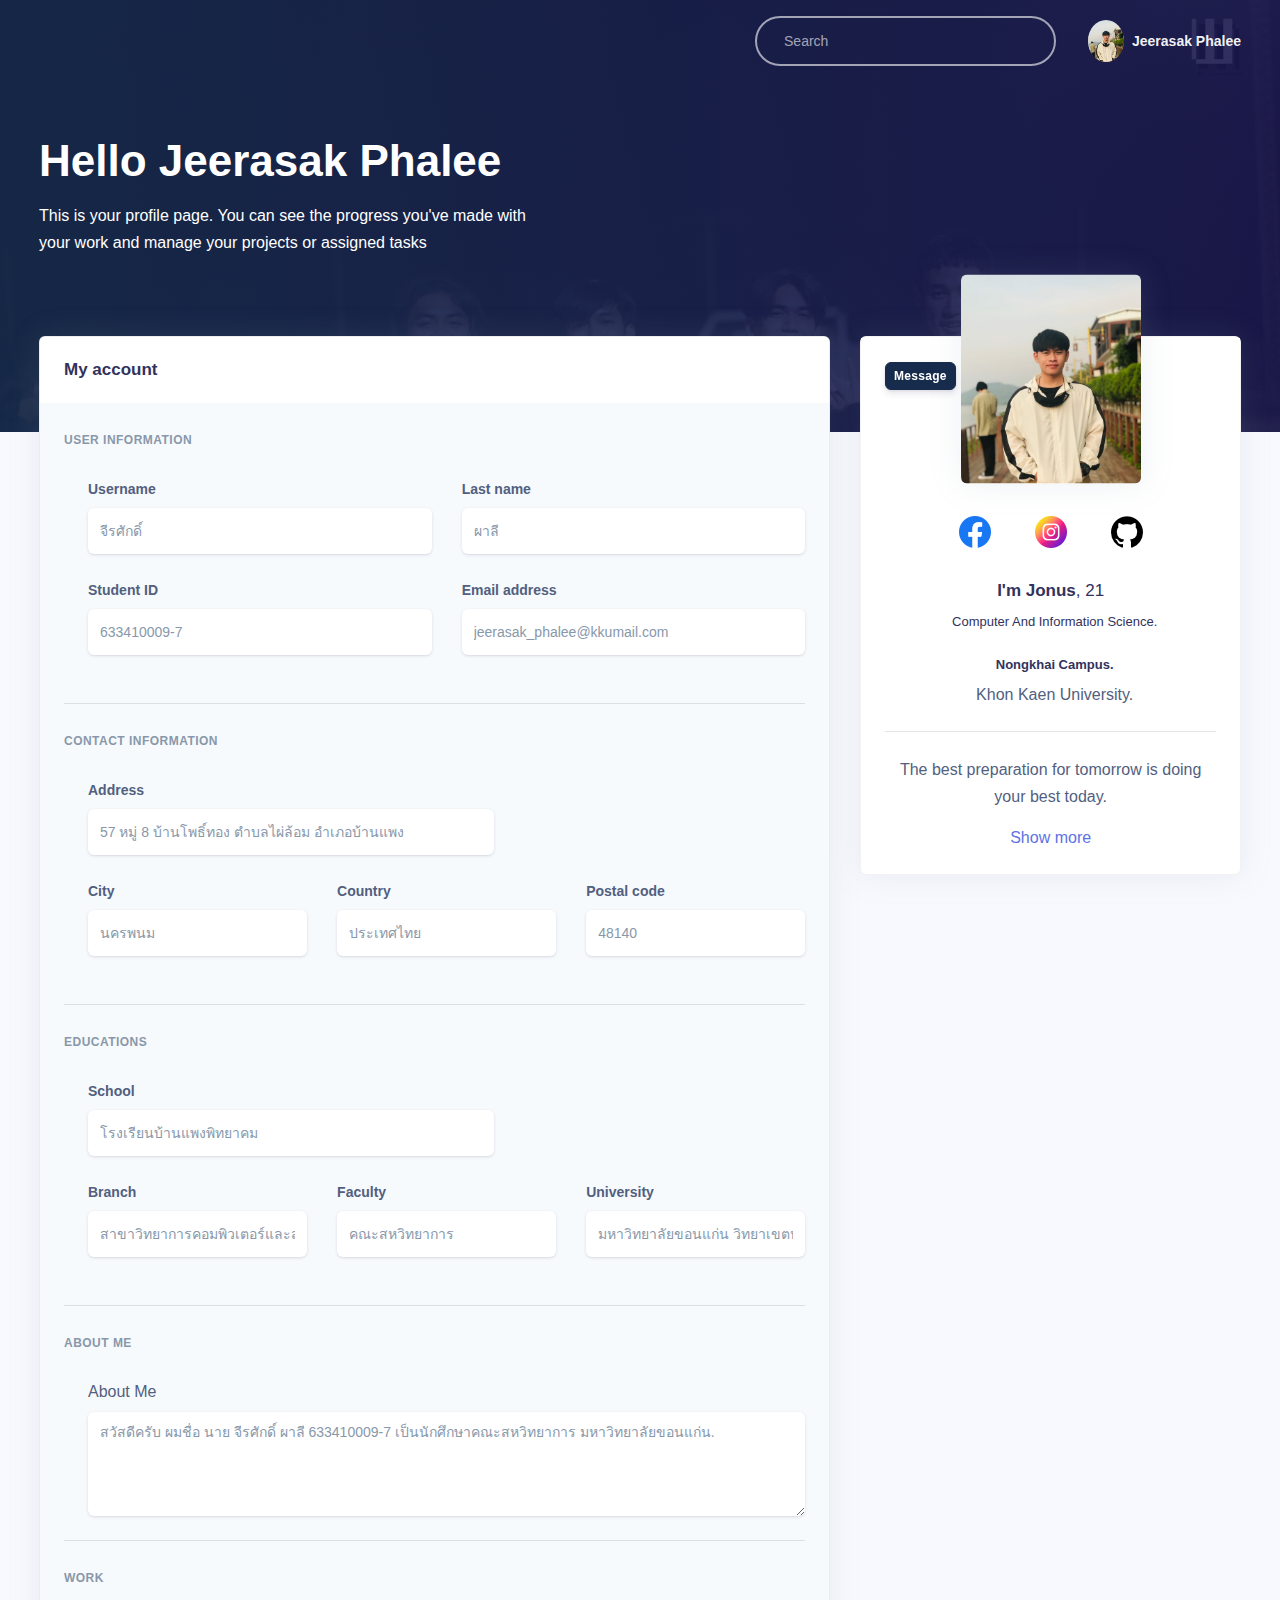
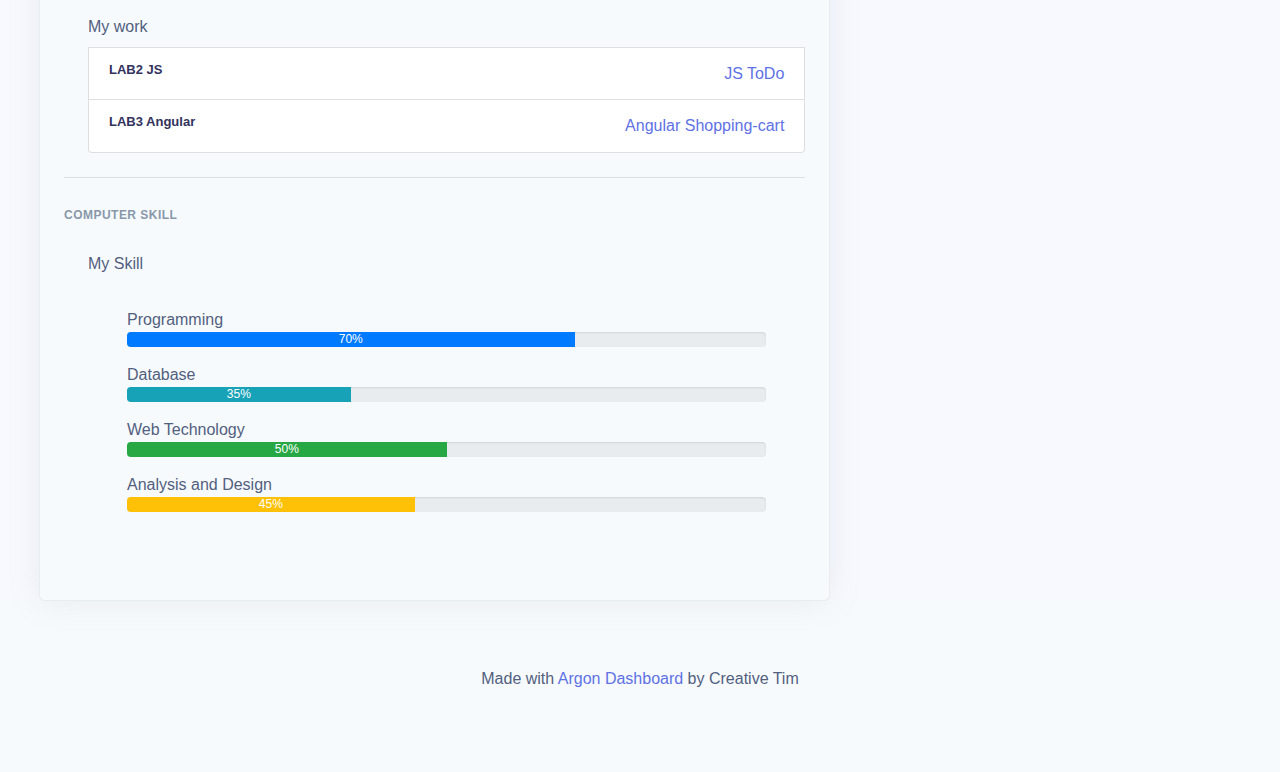
<file: index.html>
<!doctype html>
<html lang="en">
  <head>
    <!-- Required meta tags -->
    <meta charset="utf-8">
    <meta name="viewport" content="width=device-width, initial-scale=1, shrink-to-fit=no">
  
    <!-- Bootstrap CSS -->
    <link rel="stylesheet" href="https://cdn.jsdelivr.net/npm/bootstrap@4.4.1/dist/css/bootstrap.min.css" integrity="sha384-Vkoo8x4CGsO3+Hhxv8T/Q5PaXtkKtu6ug5TOeNV6gBiFeWPGFN9MuhOf23Q9Ifjh" crossorigin="anonymous">
    <link href="index.css" rel="stylesheet">
    <title>My Profile</title>
</head>
  
  <body>
    <div class="main-content">
      <!-- Top navbar -->
      <nav class="navbar navbar-top navbar-expand-md navbar-dark" id="navbar-main">
        <div class="container-fluid">
        <div class="colum-right">
          <div class="collapse navbar-collapse">
        </div>
      </div>
          <!-- Form -->
          <form class="navbar-search navbar-search-dark form-inline mr-3 d-none d-md-flex ml-lg-auto">
            <div class="form-group mb-0">
              <div class="input-group input-group-alternative">
                <div class="input-group-prepend">
                  <span class="input-group-text"><i class="fas fa-search"></i></span>
                </div>
                <input class="form-control" placeholder="Search" type="text">
              </div>
            </div>
          </form>
          <!-- User -->
          <ul class="navbar-nav align-items-center d-none d-md-flex">
            <li class="nav-item dropdown">
              <a class="nav-link pr-0" href="#" role="button" data-toggle="dropdown" aria-haspopup="true" aria-expanded="false">
                <div class="media align-items-center">
                  <span class="avatar avatar-sm rounded-square">
                    <img alt="Image placeholder" src="Jo.jpg">
                  </span>
                  <div class="media-body ml-2 d-none d-lg-block">
                    <span class="mb-0 text-sm  font-weight-bold">Jeerasak Phalee</span>
                  </div>
                </div>
              </a>
            </li>
          </ul>
        </div>
      </nav>
      <!-- Header -->
      <div class="header pb-8 pt-5 pt-lg-8 d-flex align-items-center" style="min-height: 300px; background-image: url(AAA.jpg); background-size: cover; background-position: center top;">
        <!-- Mask -->
        <span class="mask bg-gradient-default opacity-8"></span>
        <!-- Header container -->
        <div class="container-fluid d-flex align-items-center">
          <div class="row">
            <div class="col-lg-7 col-md-10">
              <h1 class="display-2 text-white">Hello Jeerasak Phalee</h1>
              <p class="text-white mt-0 mb-5">This is your profile page. You can see the progress you've made with your work and manage your projects or assigned tasks</p>
            </div>
          </div>
        </div>
      </div>
      <!-- Page content -->
      <div class="container-fluid mt--7">
        <div class="row">
          <div class="col-xl-4 order-xl-2 mb-5 mb-xl-0">
            <div class="card card-profile shadow">
              <div class="row justify-content-center">
                <div class="col-lg-3 order-lg-2">
                  <div class="card-profile-image">
                    <a href="#">
                      <img src="Jo.jpg" width="m-auto" height="m-auto">
                    </a>
                  </div>
                </div>
              </div>
              <div class="card-header text-center border-0 pt-8 pt-md-4 pb-0 pb-md-4">
                <div class="d-flex justify-content-between">
                  <a href="#" class="btn btn-sm btn-default float-right">Message</a>
                </div>
              </div>
              <div class="card-body pt-0 pt-md-4">
                <div class="row">
                  <div class="col">
                    <div class="card-profile-stats d-flex justify-content-center mt-md-5">
                      <div>
                        <a href="https://www.facebook.com/jeerasak.Phalee/" target="_blank"><img src="facebook.png"></a>
                      </div>
                      <div>
                        <a href="https://www.instagram.com/mr.jo_nus/" target="_blank"><img src="instagram.png"></a>
                      </div>
                      <div>
                        <a href="https://github.com/Jeerasak07" target="_blank"><img src="github.png"></a>
                      </div>
                    </div>
                  </div>
                </div>
                <div class="text-center">
                  <h3>
                    I'm Jonus<span class="font-weight-light">, 21</span>
                  </h3>
                  <div class="h5 font-weight-300">
                    <i class="ni location_pin mr-2"></i>Computer And Information Science.
                  </div>
                  <div class="h5 mt-4">
                    <i class="ni business_briefcase-24 mr-2"></i>Nongkhai Campus.
                  </div>
                  <div>
                    <i class="ni education_hat mr-2"></i>Khon Kaen University.
                  </div>
                  <hr class="my-4">
                  <p>The best preparation for tomorrow is doing your best today.</p>
                  <a href="#">Show more</a>
                </div>
              </div>
            </div>
          </div>
          <div class="col-xl-8 order-xl-1">
            <div class="card bg-secondary shadow">
              <div class="card-header bg-white border-0">
                <div class="row align-items-center">
                  <div class="col-8">
                    <h3 class="mb-0">My account</h3>
                  </div>
                  <div class="col-4 text-right">
                  </div>
                </div>
              </div>
              <div class="card-body">
                <form>
                  <!--User-->
                  <h6 class="heading-small text-muted mb-4">User information</h6>
                  <div class="pl-lg-4">
                    <div class="row">
                      <div class="col-lg-6">
                        <div class="form-group focused">
                          <label class="form-control-label" for="input-username">Username</label>
                          <input type="text" id="input-username" class="form-control form-control-alternative" placeholder="Username" value="จีรศักดิ์">
                        </div>
                      </div>
                      <div class="col-lg-6">
                        <div class="form-group focused">
                          <label class="form-control-label" for="input-last-name">Last name</label>
                          <input type="text" id="input-last-name" class="form-control form-control-alternative" placeholder="Last name" value="ผาลี">
                        </div>
                      </div>
                      <div class="col-lg-6">
                        <div class="form-group focused">
                          <label class="form-control-label" for="input-Student-ID">Student ID</label>
                          <input type="text" id="input-Student-ID" class="form-control form-control-alternative" placeholder="Student ID" value="633410009-7">
                        </div>
                      </div>
                      <div class="col-lg-6">
                        <div class="form-group focused">
                          <label class="form-control-label" for="input-email">Email address</label>
                          <input type="email" id="input-email" class="form-control form-control-alternative" placeholder="email" value="jeerasak_phalee@kkumail.com">
                        </div>
                      </div>
                    </div>
                  </div>
                  <hr class="my-4">
                  <!-- Address -->
                  <h6 class="heading-small text-muted mb-4">Contact information</h6>
                  <div class="pl-lg-4">
                    <div class="row">
                      <div class="col-md-7">
                        <div class="form-group focused">
                          <label class="form-control-label" for="input-address">Address</label>
                          <input id="input-address" class="form-control form-control-alternative" placeholder="Address" value="57 หมู่ 8 บ้านโพธิ์ทอง ตำบลไผ่ล้อม อำเภอบ้านแพง" type="text">
                        </div>
                      </div>
                    </div>
                    <div class="row">
                      <div class="col-lg-4">
                        <div class="form-group focused">
                          <label class="form-control-label" for="input-city">City</label>
                          <input type="text" id="input-city" class="form-control form-control-alternative" placeholder="City" value="นครพนม">
                        </div>
                      </div>
                      <div class="col-lg-4">
                        <div class="form-group focused">
                          <label class="form-control-label" for="input-country">Country</label>
                          <input type="text" id="input-country" class="form-control form-control-alternative" placeholder="Country" value="ประเทศไทย">
                        </div>
                      </div>
                      <div class="col-lg-4">
                        <div class="form-group">
                          <label class="form-control-label" for="input-country">Postal code</label>
                          <input type="number" id="input-postal-code" class="form-control form-control-alternative" placeholder="Postal code" value="48140"> 
                        </div>
                      </div>
                    </div>
                  </div>
                  <hr class="my-4">
                  <!-- Education -->
                  <h6 class="heading-small text-muted mb-4">EducationS</h6>
                  <div class="pl-lg-4">
                    <div class="row">
                      <div class="col-md-7">
                        <div class="form-group focused">
                          <label class="form-control-label" for="input-address">School</label>
                          <input id="input-school" class="form-control form-control-alternative" placeholder="School" value="โรงเรียนบ้านแพงพิทยาคม" type="text">
                        </div>
                      </div>
                    </div>
                    <div class="row">
                      <div class="col-lg-4">
                        <div class="form-group focused">
                          <label class="form-control-label" for="input-city">Branch</label>
                          <input type="text" id="input-branch" class="form-control form-control-alternative" placeholder="Branch" value="สาขาวิทยาการคอมพิวเตอร์และสารสนเทศ">
                        </div>
                      </div>
                      <div class="col-lg-4">
                        <div class="form-group focused">
                          <label class="form-control-label" for="input-country">Faculty</label>
                          <input type="text" id="input-faculty" class="form-control form-control-alternative" placeholder="Faculty" value="คณะสหวิทยาการ">
                        </div>
                      </div>
                      <div class="col-lg-4">
                        <div class="form-group">
                          <label class="form-control-label" for="input-university">University</label>
                          <input type="text" id="input-university" class="form-control form-control-alternative" placeholder="๊University" value="มหาวิทยาลัยขอนแก่น วิทยาเขตหนองคาย"> 
                        </div>
                      </div>
                    </div>
                  </div>
                  <hr class="my-4">
                  <!-- Description -->
                  <h6 class="heading-small text-muted mb-4">About me</h6>
                  <div class="pl-lg-4">
                    <div class="form-group focused">
                      <label>About Me</label>
                      <textarea rows="4" class="form-control form-control-alternative" placeholder="เขียนอธิบายเกี่ยวกับตัวคุณ">สวัสดีครับ ผมชื่อ นาย จีรศักดิ์ ผาลี 633410009-7 เป็นนักศึกษาคณะสหวิทยาการ มหาวิทยาลัยขอนแก่น.</textarea>
                    </div>
                  </div>
                  <hr class="my-4">
                  <!-- Work -->
                  <h6 class="heading-small text-muted mb-4">Work</h6>
                  <div class="pl-lg-4">
                    <div class="form-group focused">
                      <label>My work</label>
                      <li class="list-group-item d-flex justify-content-between align-items-center flex-wrap"><h5>LAB2 JS</h5>
                          <a href="https://Jeerasak07.github.io/Todolist/" target="_blank">JS ToDo</a></li>
                      <li class="list-group-item d-flex justify-content-between align-items-center flex-wrap"><h5>LAB3 Angular</h5>
                          <a href="https://github.com/Jeerasak07/Jeerasak07.github.io" target="_blank">Angular Shopping-cart</a></li>
                    </div>
                  </div>
                  <hr class="my-4">
                  <!-- Computer Skill -->
                  <h6 class="heading-small text-muted mb-4">Computer Skill</h6>
                  <div class="pl-lg-4">
                    <div class="form-group focused">
                      <label>My Skill</label>
                      <div class="col">
                          <div class="card-body">
                          <h7>Programming</h7>
                          <div class="progress mb-3" style="height: 15px">
                            <div class="progress-bar bg-primary" role="progressbar" style="width: 70%" aria-valuenow="70" aria-valuemin="0" aria-valuemax="100">70%</div>
                          </div>
                          <h7>Database</h7>
                          <div class="progress mb-3" style="height: 15px">
                            <div class="progress-bar bg-info" role="progressbar" style="width: 35%" aria-valuenow="35" aria-valuemin="0" aria-valuemax="100">35%</div>
                          </div>
                          <h7>Web Technology</h7>
                          <div class="progress mb-3" style="height: 15px">
                            <div class="progress-bar bg-success" role="progressbar" style="width: 50%" aria-valuenow="50" aria-valuemin="0" aria-valuemax="100">50%</div>
                          </div>
                            <h7>Analysis and Design</h7>
                            <div class="progress mb-3" style="height: 15px">
                          <div class="progress-bar bg-warning" role="progressbar" style="width: 45%" aria-valuenow="45" aria-valuemin="0" aria-valuemax="100">45%</div>
                        </div>
                      </div>
                    </div>
                  </div>
                </form>
              </div>
            </div>
          </div>
        </div>
      </div>
    </div>
    <footer class="footer">
      <div class="row align-items-center justify-content-xl-between">
        <div class="col-xl-6 m-auto text-center">
          <div class="copyright">
            <div class="row-center">
              <div class="card-body pt-0 pt-md-4">
              <p>Made with <a href="#" target="_blank">Argon Dashboard</a> by Creative Tim</p>
            </div>
          </div>
        </div>
      </footer>
    </div>
    <script src="https://cdn.jsdelivr.net/npm/bootstrap@5.0.2/dist/js/bootstrap.bundle.min.js" integrity="sha384-MrcW6ZMFYlzcLA8Nl+NtUVF0sA7MsXsP1UyJoMp4YLEuNSfAP+JcXn/tWtIaxVXM" crossorigin="anonymous"></script>
  </body>
</html
</file>
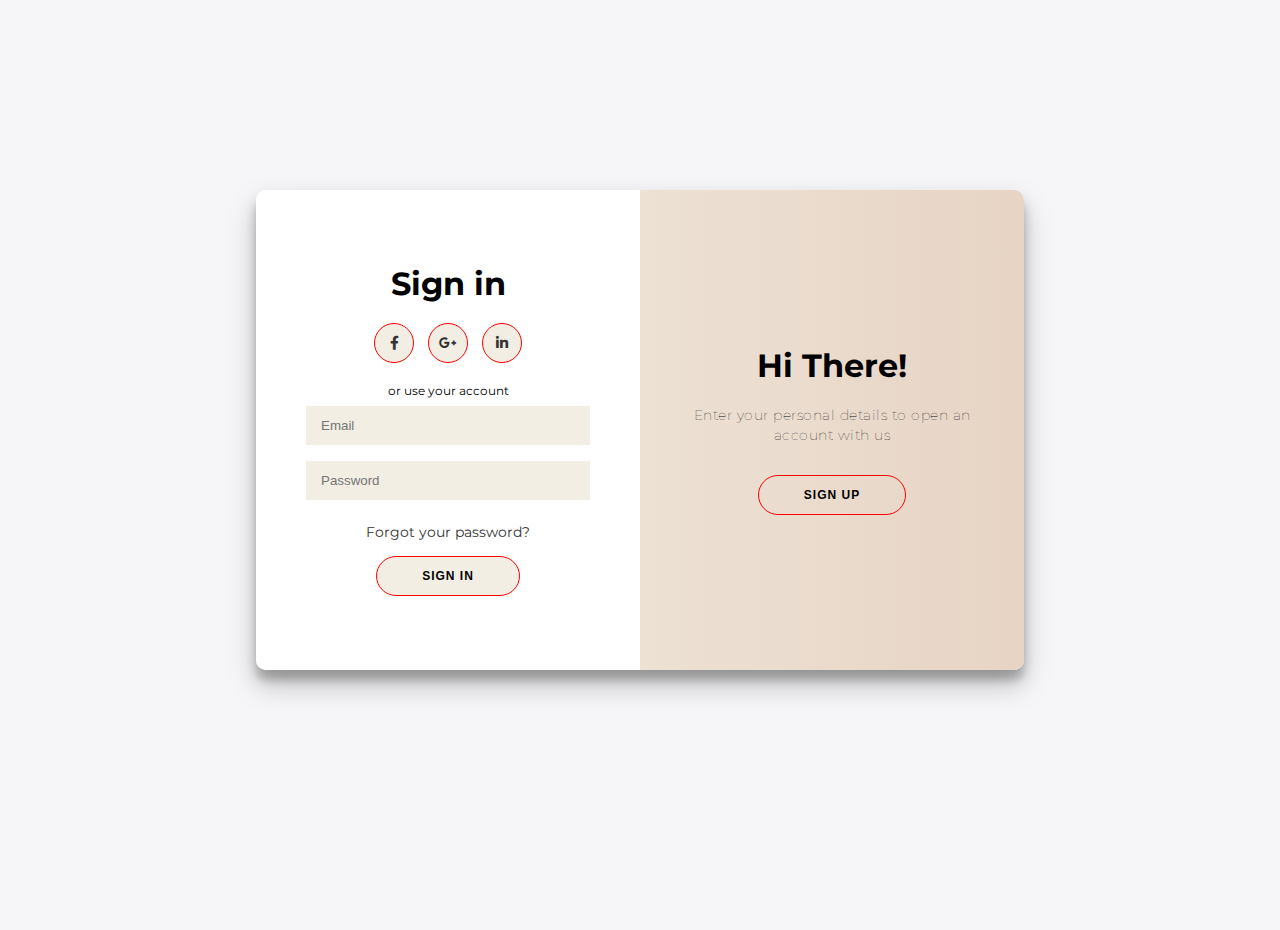
<file: TEST/index.html>
<!DOCTYPE html>
<html lang="en" dir="ltr">

<head>
  <meta charset="utf-8">
  <title>Login</title>
  <link rel="stylesheet" href="style.css">
  <link href="https://fonts.googleapis.com/css?family=Arvo" rel="stylesheet">
	<link rel='stylesheet' href='https://cdnjs.cloudflare.com/ajax/libs/font-awesome/5.14.0/css/all.min.css'>
</head>

<body>


<div class="container" id="container">
	<div class="form-container sign-up-container">
		<form action="#">
			<h1>Create Account</h1>
			<div class="social-container">
				<a href="#" class="social"><i class="fab fa-facebook-f"></i></a>
				<a href="#" class="social"><i class="fab fa-google-plus-g"></i></a>
				<a href="#" class="social"><i class="fab fa-linkedin-in"></i></a>
			</div>
			<span>or use your email for registration</span>
			<input type="text" placeholder="Name" />
			<input type="email" placeholder="Email" />
			<input type="password" placeholder="Password" />
            <input type="email" placeholder="Email" />
			<input type="password" placeholder="Password" />
			<button>Sign Up</button>
		</form>
	</div>
	<div class="form-container sign-in-container">
		<form action="#">
			<h1>Sign in</h1>
			<div class="social-container">
				<a href="#" class="social"><i class="fab fa-facebook-f"></i></a>
				<a href="#" class="social"><i class="fab fa-google-plus-g"></i></a>
				<a href="#" class="social"><i class="fab fa-linkedin-in"></i></a>
			</div>
			<span>or use your account</span>
			<input type="email" placeholder="Email" />
			<input type="password" placeholder="Password" />
			<a href="#">Forgot your password?</a>
			<button>Sign In</button>
		</form>
	</div>
	<div class="overlay-container">
		<div class="overlay">
			<div class="overlay-panel overlay-left">
				<h1>Welcome Back!</h1>
				<p>To keep connected with us please login with your personal details</p>
				<button class="ghost" id="signIn">Sign In</button>
			</div>
			<div class="overlay-panel overlay-right">
				<h1>Hi There!</h1>
				<p>Enter your personal details to open an account with us</p>
				<button class="ghost" id="signUp">Sign Up</button>
			</div>
		</div>
	</div>
</div>

<script src="script.js" charset="utf-8"></script>
</body>

</html>
</file>
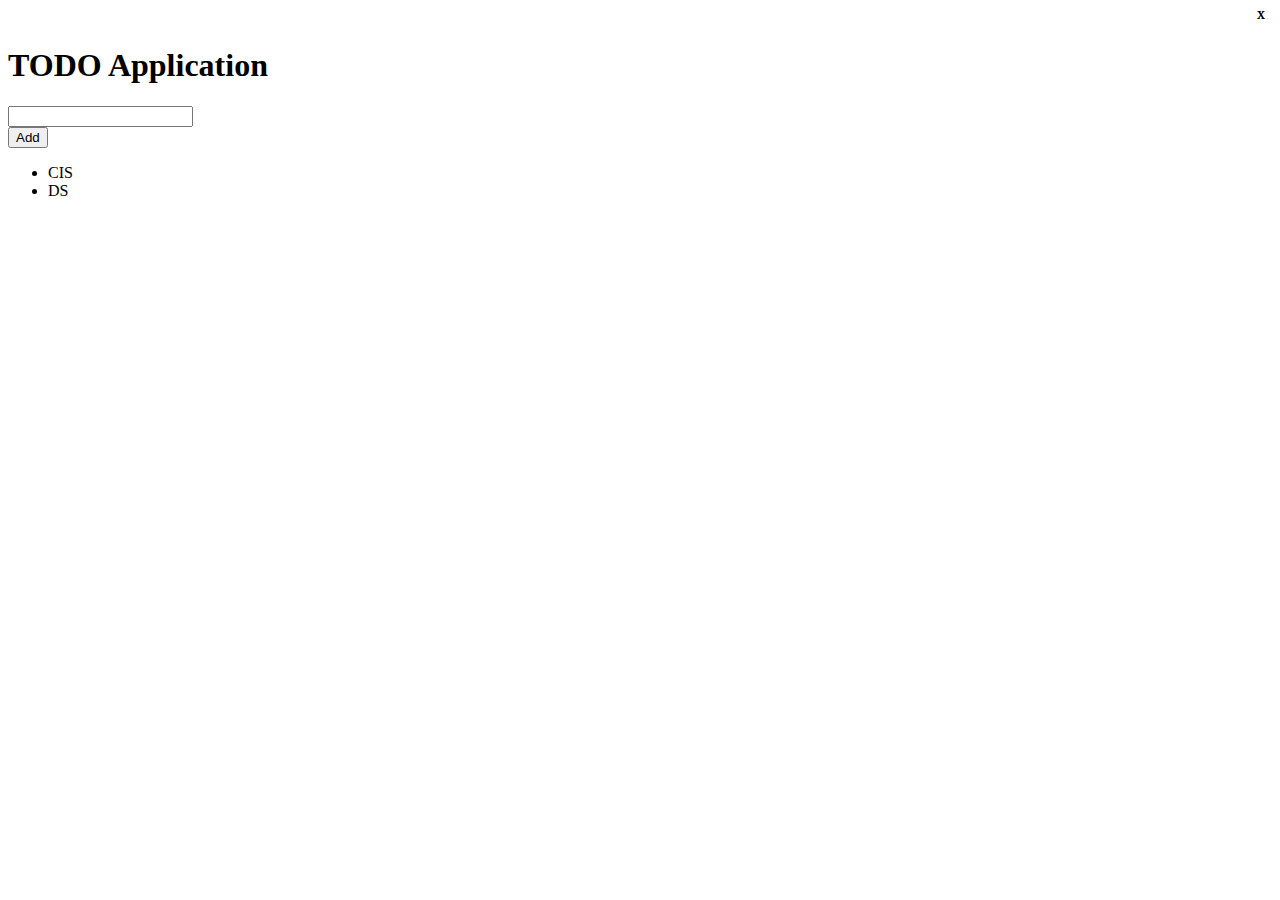
<file: Todolist/index.html>
<html>
    <head>
        <!-- CSS only -->
        <link rel="stylesheet" href="index.css">
<link href="https://cdn.jsdelivr.net/npm/bootstrap@5.2.0-beta1/dist/css/bootstrap.min.css" rel="stylesheet" integrity="sha384-0evHe/X+R7YkIZDRvuzKMRqM+OrBnVFBL6DOitfPri4tjfHxaWutUpFmBp4vmVor" crossorigin="anonymous">
    </head>
    <title>My Work</title>
    <body>
        <div class="container"><br>
            <h1 class="display-1">TODO Application</h1>
      <!-- Input -->
      <div>
        <div class="mb-3 row">
          <label for="inputtodo" class="visually-hidden"></label>
          <div class="col-sm-10">
            <input type="text" class="form-control" id="inputtodo" />
          </div>
        </div>
        <div class="mb-3 row">
          <label for="inputFahrenheit" class="visually-hidden"></label>
          <div class="col-sm-10">
            <button id="addbtn" onclick="addTodo()" type="button" class="btn btn-secondary">Add</button>
          </div>
        </div>
      </div>
      <!-- List -->
      <div>
        <ul id="todolist" class="list-group">
            <li class="list-group-item">CIS<span class="close">x</span></li>
            <li class="list-group-item">DS<span class="close">x</span></li>
          </ul>
      </div>
    </div>
        <!-- JavaScript Bundle with Popper -->
<script src="https://cdn.jsdelivr.net/npm/bootstrap@5.2.0-beta1/dist/js/bootstrap.bundle.min.js" integrity="sha384-pprn3073KE6tl6bjs2QrFaJGz5/SUsLqktiwsUTF55Jfv3qYSDhgCecCxMW52nD2" crossorigin="anonymous"></script>
        <script src="indexdom.js"></script>
    </body>
</html>
</file>
<file: index.css>
*,
*::before,
*::after {
  box-sizing: border-box;
}

html {
  font-family: sans-serif;
  line-height: 1.15;
  -webkit-text-size-adjust: 100%;
  -ms-text-size-adjust: 100%;
  -ms-overflow-style: scrollbar;
  -webkit-tap-highlight-color: rgba(0, 0, 0, 0);
}

@-ms-viewport {
  width: device-width;
}

figcaption,
footer,
header,
main,
nav,
section {
  display: block;
}

body {
  font-family: Open Sans, sans-serif;
  font-size: 1rem;
  font-weight: 400;
  line-height: 1.5;
  margin: 0;
  text-align: left;
  color: #525f7f;
  background-color: #f8f9fe;
}

[tabindex='-1']:focus {
  outline: 0 !important;
}

hr {
  overflow: visible;
  box-sizing: content-box;
  height: 0;
}

h1,
h3,
h4,
h5,
h6 {
  margin-top: 0;
  margin-bottom: .5rem;
}

p {
  margin-top: 0;
  margin-bottom: 1rem;
}

address {
  font-style: normal;
  line-height: inherit;
  margin-bottom: 1rem;
}

ul {
  margin-top: 0;
  margin-bottom: 1rem;
}

ul ul {
  margin-bottom: 0;
}

dfn {
  font-style: italic;
}

strong {
  font-weight: bolder;
}

a {
  text-decoration: none;
  color: #5e72e4;
  background-color: transparent;
  -webkit-text-decoration-skip: objects;
}

a:hover {
  text-decoration: none;
  color: #233dd2;
}

a:not([href]):not([tabindex]) {
  text-decoration: none;
  color: inherit;
}

a:not([href]):not([tabindex]):hover,
a:not([href]):not([tabindex]):focus {
  text-decoration: none;
  color: inherit;
}

a:not([href]):not([tabindex]):focus {
  outline: 0;
}

code {
  font-family: SFMono-Regular, Menlo, Monaco, Consolas, 'Liberation Mono', 'Courier New', monospace;
  font-size: 1em;
}

img {
  vertical-align: middle;
  border-style: none;
}

caption {
  padding-top: 1rem;
  padding-bottom: 1rem;
  caption-side: bottom;
  text-align: left;
  color: #8898aa;
}

label {
  display: inline-block;
  margin-bottom: .5rem;
}

button {
  border-radius: 0;
}

button:focus {
  outline: 1px dotted;
  outline: 5px auto -webkit-focus-ring-color;
}

input,
button,
textarea {
  font-family: inherit;
  font-size: inherit;
  line-height: inherit;
  margin: 0;
}

button,
input {
  overflow: visible;
}

button {
  text-transform: none;
}

button,
html [type='button'],
[type='reset'],
[type='submit'] {
  -webkit-appearance: button;
}

button::-moz-focus-inner,
[type='button']::-moz-focus-inner,
[type='reset']::-moz-focus-inner,
[type='submit']::-moz-focus-inner {
  padding: 0;
  border-style: none;
}

input[type='radio'],
input[type='checkbox'] {
  box-sizing: border-box;
  padding: 0;
}

input[type='date'],
input[type='time'],
input[type='datetime-local'],
input[type='month'] {
  -webkit-appearance: listbox;
}

textarea {
  overflow: auto;
  resize: vertical;
}

legend {
  font-size: 1.5rem;
  line-height: inherit;
  display: block;
  width: 100%;
  max-width: 100%;
  margin-bottom: .5rem;
  padding: 0;
  white-space: normal;
  color: inherit;
}

progress {
  vertical-align: baseline;
}

[type='number']::-webkit-inner-spin-button,
[type='number']::-webkit-outer-spin-button {
  height: auto;
}

[type='search'] {
  outline-offset: -2px;
  -webkit-appearance: none;
}

[type='search']::-webkit-search-cancel-button,
[type='search']::-webkit-search-decoration {
  -webkit-appearance: none;
}

::-webkit-file-upload-button {
  font: inherit;
  -webkit-appearance: button;
}

[hidden] {
  display: none !important;
}

h1,
h3,
h4,
h5,
h6,
.h1,
.h3,
.h4,
.h5,
.h6 {
  font-family: inherit;
  font-weight: 600;
  line-height: 1.5;
  margin-bottom: .5rem;
  color: #32325d;
}

h1,
.h1 {
  font-size: 1.625rem;
}

h3,
.h3 {
  font-size: 1.0625rem;
}

h4,
.h4 {
  font-size: .9375rem;
}

h5,
.h5 {
  font-size: .8125rem;
}

h6,
.h6 {
  font-size: .625rem;
}

.display-2 {
  font-size: 2.75rem;
  font-weight: 600;
  line-height: 1.5;
}

hr {
  margin-top: 2rem;
  margin-bottom: 2rem;
  border: 0;
  border-top: 1px solid rgba(0, 0, 0, .1);
}

code {
  font-size: 87.5%;
  word-break: break-word;
  color: #f3a4b5;
}

a>code {
  color: inherit;
}

.container {
  width: 100%;
  margin-right: auto;
  margin-left: auto;
  padding-right: 15px;
  padding-left: 15px;
}

@media (min-width: 576px) {
  .container {
    max-width: 540px;
  }
}

@media (min-width: 768px) {
  .container {
    max-width: 720px;
  }
}

@media (min-width: 992px) {
  .container {
    max-width: 960px;
  }
}

@media (min-width: 1200px) {
  .container {
    max-width: 1140px;
  }
}

.container-fluid {
  width: 100%;
  margin-right: auto;
  margin-left: auto;
  padding-right: 15px;
  padding-left: 15px;
}

.row {
  display: flex;
  margin-right: -15px;
  margin-left: -15px;
  flex-wrap: wrap;
}

.col-4,
.col-8,
.col,
.col-md-10,
.col-md-12,
.col-lg-3,
.col-lg-4,
.col-lg-6,
.col-lg-7,
.col-xl-4,
.col-xl-6,
.col-xl-8 {
  position: relative;
  width: 100%;
  min-height: 1px;
  padding-right: 15px;
  padding-left: 15px;
}

.col {
  max-width: 100%;
  flex-basis: 0;
  flex-grow: 1;
}

.col-4 {
  max-width: 33.33333%;
  flex: 0 0 33.33333%;
}

.col-8 {
  max-width: 66.66667%;
  flex: 0 0 66.66667%;
}

@media (min-width: 768px) {

  .col-md-10 {
    max-width: 83.33333%;
    flex: 0 0 83.33333%;
  }

  .col-md-12 {
    max-width: 100%;
    flex: 0 0 100%;
  }
}

@media (min-width: 992px) {

  .col-lg-3 {
    max-width: 25%;
    flex: 0 0 25%;
  }

  .col-lg-4 {
    max-width: 33.33333%;
    flex: 0 0 33.33333%;
  }

  .col-lg-6 {
    max-width: 50%;
    flex: 0 0 50%;
  }

  .col-lg-7 {
    max-width: 58.33333%;
    flex: 0 0 58.33333%;
  }

  .order-lg-2 {
    order: 2;
  }
}

@media (min-width: 1200px) {

  .col-xl-4 {
    max-width: 33.33333%;
    flex: 0 0 33.33333%;
  }

  .col-xl-6 {
    max-width: 50%;
    flex: 0 0 50%;
  }

  .col-xl-8 {
    max-width: 66.66667%;
    flex: 0 0 66.66667%;
  }

  .order-xl-1 {
    order: 1;
  }

  .order-xl-2 {
    order: 2;
  }
}

.form-control {
  font-size: 1rem;
  line-height: 1.5;
  display: block;
  width: 100%;
  height: calc(2.75rem + 2px);
  padding: .625rem .75rem;
  transition: all .2s cubic-bezier(.68, -.55, .265, 1.55);
  color: #8898aa;
  border: 1px solid #cad1d7;
  border-radius: .375rem;
  background-color: #fff;
  background-clip: padding-box;
  box-shadow: none;
}

@media screen and (prefers-reduced-motion: reduce) {
  .form-control {
    transition: none;
  }
}

.form-control::-ms-expand {
  border: 0;
  background-color: transparent;
}

.form-control:focus {
  color: #8898aa;
  border-color: rgba(50, 151, 211, .25);
  outline: 0;
  background-color: #fff;
  box-shadow: none, none;
}

.form-control:-ms-input-placeholder {
  opacity: 1;
  color: #adb5bd;
}

.form-control::-ms-input-placeholder {
  opacity: 1;
  color: #adb5bd;
}

.form-control::placeholder {
  opacity: 1;
  color: #adb5bd;
}

.form-control:disabled,
.form-control[readonly] {
  opacity: 1;
  background-color: #e9ecef;
}

textarea.form-control {
  height: auto;
}

.form-group {
  margin-bottom: 1.5rem;
}

.form-inline {
  display: flex;
  flex-flow: row wrap;
  align-items: center;
}

@media (min-width: 576px) {
  .form-inline label {
    display: flex;
    margin-bottom: 0;
    align-items: center;
    justify-content: center;
  }

  .form-inline .form-group {
    display: flex;
    margin-bottom: 0;
    flex: 0 0 auto;
    flex-flow: row wrap;
    align-items: center;
  }

  .form-inline .form-control {
    display: inline-block;
    width: auto;
    vertical-align: middle;
  }

  .form-inline .input-group {
    width: auto;
  }
}

.btn {
  font-size: 1rem;
  font-weight: 600;
  line-height: 1.5;
  display: inline-block;
  padding: .625rem 1.25rem;
  -webkit-user-select: none;
  -moz-user-select: none;
  -ms-user-select: none;
  user-select: none;
  transition: color .15s ease-in-out, background-color .15s ease-in-out, border-color .15s ease-in-out, box-shadow .15s ease-in-out;
  text-align: center;
  vertical-align: middle;
  white-space: nowrap;
  border: 1px solid transparent;
  border-radius: .375rem;
}

@media screen and (prefers-reduced-motion: reduce) {
  .btn {
    transition: none;
  }
}

.btn:hover,
.btn:focus {
  text-decoration: none;
}

.btn:focus {
  outline: 0;
  box-shadow: 0 7px 14px rgba(50, 50, 93, .1), 0 3px 6px rgba(0, 0, 0, .08);
}

.btn:disabled {
  opacity: .65;
  box-shadow: none;
}

.btn:not(:disabled):not(.disabled) {
  cursor: pointer;
}

.btn:not(:disabled):not(.disabled):active {
  box-shadow: none;
}

.btn:not(:disabled):not(.disabled):active:focus {
  box-shadow: 0 7px 14px rgba(50, 50, 93, .1), 0 3px 6px rgba(0, 0, 0, .08), none;
}

.btn-primary {
  color: #fff;
  border-color: #5e72e4;
  background-color: #5e72e4;
  box-shadow: 0 4px 6px rgba(50, 50, 93, .11), 0 1px 3px rgba(0, 0, 0, .08);
}

.btn-primary:hover {
  color: #fff;
  border-color: #5e72e4;
  background-color: #5e72e4;
}

.btn-primary:focus {
  box-shadow: 0 4px 6px rgba(50, 50, 93, .11), 0 1px 3px rgba(0, 0, 0, .08), 0 0 0 0 rgba(94, 114, 228, .5);
}

.btn-primary:disabled {
  color: #fff;
  border-color: #5e72e4;
  background-color: #5e72e4;
}

.btn-primary:not(:disabled):not(.disabled):active {
  color: #fff;
  border-color: #5e72e4;
  background-color: #324cdd;
}

.btn-primary:not(:disabled):not(.disabled):active:focus {
  box-shadow: none, 0 0 0 0 rgba(94, 114, 228, .5);
}

.btn-info {
  color: #fff;
  border-color: #11cdef;
  background-color: #11cdef;
  box-shadow: 0 4px 6px rgba(50, 50, 93, .11), 0 1px 3px rgba(0, 0, 0, .08);
}

.btn-info:hover {
  color: #fff;
  border-color: #11cdef;
  background-color: #11cdef;
}

.btn-info:focus {
  box-shadow: 0 4px 6px rgba(50, 50, 93, .11), 0 1px 3px rgba(0, 0, 0, .08), 0 0 0 0 rgba(17, 205, 239, .5);
}

.btn-info:disabled {
  color: #fff;
  border-color: #11cdef;
  background-color: #11cdef;
}

.btn-info:not(:disabled):not(.disabled):active {
  color: #fff;
  border-color: #11cdef;
  background-color: #0da5c0;
}

.btn-info:not(:disabled):not(.disabled):active:focus {
  box-shadow: none, 0 0 0 0 rgba(17, 205, 239, .5);
}

.btn-default {
  color: #fff;
  border-color: #172b4d;
  background-color: #172b4d;
  box-shadow: 0 4px 6px rgba(50, 50, 93, .11), 0 1px 3px rgba(0, 0, 0, .08);
}

.btn-default:hover {
  color: #fff;
  border-color: #172b4d;
  background-color: #172b4d;
}

.btn-default:focus {
  box-shadow: 0 4px 6px rgba(50, 50, 93, .11), 0 1px 3px rgba(0, 0, 0, .08), 0 0 0 0 rgba(23, 43, 77, .5);
}

.btn-default:disabled {
  color: #fff;
  border-color: #172b4d;
  background-color: #172b4d;
}

.btn-default:not(:disabled):not(.disabled):active {
  color: #fff;
  border-color: #172b4d;
  background-color: #0b1526;
}

.btn-default:not(:disabled):not(.disabled):active:focus {
  box-shadow: none, 0 0 0 0 rgba(23, 43, 77, .5);
}

.btn-sm {
  font-size: .875rem;
  line-height: 1.5;
  padding: .25rem .5rem;
  border-radius: .375rem;
}

.dropdown {
  position: relative;
}

.dropdown-menu {
  font-size: 1rem;
  position: absolute;
  z-index: 1000;
  top: 100%;
  left: 0;
  display: none;
  float: left;
  min-width: 10rem;
  margin: .125rem 0 0;
  padding: .5rem 0;
  list-style: none;
  text-align: left;
  color: #525f7f;
  border: 0 solid rgba(0, 0, 0, .15);
  border-radius: .4375rem;
  background-color: #fff;
  background-clip: padding-box;
  box-shadow: 0 50px 100px rgba(50, 50, 93, .1), 0 15px 35px rgba(50, 50, 93, .15), 0 5px 15px rgba(0, 0, 0, .1);
}

.dropdown-menu.show {
  display: block;
  opacity: 1;
}

.dropdown-menu-right {
  right: 0;
  left: auto;
}

.dropdown-menu[x-placement^='top'],
.dropdown-menu[x-placement^='right'],
.dropdown-menu[x-placement^='bottom'],
.dropdown-menu[x-placement^='left'] {
  right: auto;
  bottom: auto;
}

.dropdown-divider {
  overflow: hidden;
  height: 0;
  margin: .5rem 0;
  border-top: 1px solid #e9ecef;
}

.dropdown-item {
  font-weight: 400;
  display: block;
  clear: both;
  width: 100%;
  padding: .25rem 1.5rem;
  text-align: inherit;
  white-space: nowrap;
  color: #212529;
  border: 0;
  background-color: transparent;
}

.dropdown-item:hover,
.dropdown-item:focus {
  text-decoration: none;
  color: #16181b;
  background-color: #f6f9fc;
}

.dropdown-item:active {
  text-decoration: none;
  color: #fff;
  background-color: #5e72e4;
}

.dropdown-item:disabled {
  color: #8898aa;
  background-color: transparent;
}

.dropdown-header {
  font-size: .875rem;
  display: block;
  margin-bottom: 0;
  padding: .5rem 1.5rem;
  white-space: nowrap;
  color: #8898aa;
}

.input-group {
  position: relative;
  display: flex;
  width: 100%;
  flex-wrap: wrap;
  align-items: stretch;
}

.input-group>.form-control {
  position: relative;
  width: 1%;
  margin-bottom: 0;
  flex: 1 1 auto;
}

.input-group>.form-control+.form-control {
  margin-left: -1px;
}

.input-group>.form-control:focus {
  z-index: 3;
}

.input-group>.form-control:not(:last-child) {
  border-top-right-radius: 0;
  border-bottom-right-radius: 0;
}

.input-group>.form-control:not(:first-child) {
  border-top-left-radius: 0;
  border-bottom-left-radius: 0;
}

.input-group-prepend {
  display: flex;
}

.input-group-prepend .btn {
  position: relative;
  z-index: 2;
}

.input-group-prepend .btn+.btn,
.input-group-prepend .btn+.input-group-text,
.input-group-prepend .input-group-text+.input-group-text,
.input-group-prepend .input-group-text+.btn {
  margin-left: -1px;
}

.input-group-prepend {
  margin-right: -1px;
}

.input-group-text {
  font-size: 1rem;
  font-weight: 400;
  line-height: 1.5;
  display: flex;
  margin-bottom: 0;
  padding: .625rem .75rem;
  text-align: center;
  white-space: nowrap;
  color: #adb5bd;
  border: 1px solid #cad1d7;
  border-radius: .375rem;
  background-color: #fff;
  align-items: center;
}

.input-group-text input[type='radio'],
.input-group-text input[type='checkbox'] {
  margin-top: 0;
}

.input-group>.input-group-prepend>.btn,
.input-group>.input-group-prepend>.input-group-text {
  border-top-right-radius: 0;
  border-bottom-right-radius: 0;
}

.input-group>.input-group-prepend:not(:first-child)>.btn,
.input-group>.input-group-prepend:not(:first-child)>.input-group-text,
.input-group>.input-group-prepend:first-child>.btn:not(:first-child),
.input-group>.input-group-prepend:first-child>.input-group-text:not(:first-child) {
  border-top-left-radius: 0;
  border-bottom-left-radius: 0;
}

.nav {
  display: flex;
  margin-bottom: 0;
  padding-left: 0;
  list-style: none;
  flex-wrap: wrap;
}

.nav-link {
  display: block;
  padding: .25rem .75rem;
}

.nav-link:hover,
.nav-link:focus {
  text-decoration: none;
}

.navbar {
  position: relative;
  display: flex;
  padding: 1rem 1rem;
  flex-wrap: wrap;
  align-items: center;
  justify-content: space-between;
}

.navbar>.container,
.navbar>.container-fluid {
  display: flex;
  flex-wrap: wrap;
  align-items: center;
  justify-content: space-between;
}

.navbar-nav {
  display: flex;
  flex-direction: column;
  margin-bottom: 0;
  padding-left: 0;
  list-style: none;
}

.navbar-nav .nav-link {
  padding-right: 0;
  padding-left: 0;
}

.navbar-nav .dropdown-menu {
  position: static;
  float: none;
}

@media (max-width: 767.98px) {

  .navbar-expand-md>.container,
  .navbar-expand-md>.container-fluid {
    padding-right: 0;
    padding-left: 0;
  }
}

@media (min-width: 768px) {
  .navbar-expand-md {
    flex-flow: row nowrap;
    justify-content: flex-start;
  }

  .navbar-expand-md .navbar-nav {
    flex-direction: row;
  }

  .navbar-expand-md .navbar-nav .dropdown-menu {
    position: absolute;
  }

  .navbar-expand-md .navbar-nav .nav-link {
    padding-right: 1rem;
    padding-left: 1rem;
  }

  .navbar-expand-md>.container,
  .navbar-expand-md>.container-fluid {
    flex-wrap: nowrap;
  }
}

.navbar-dark .navbar-nav .nav-link {
  color: rgba(255, 255, 255, .95);
}

.navbar-dark .navbar-nav .nav-link:hover,
.navbar-dark .navbar-nav .nav-link:focus {
  color: rgba(255, 255, 255, .65);
}

.card {
  position: relative;
  display: flex;
  flex-direction: column;
  min-width: 0;
  word-wrap: break-word;
  border: 1px solid rgba(0, 0, 0, .05);
  border-radius: .375rem;
  background-color: #fff;
  background-clip: border-box;
}

.card>hr {
  margin-right: 0;
  margin-left: 0;
}

.card-body {
  padding: 1.5rem;
  flex: 1 1 auto;
}

.card-header {
  margin-bottom: 0;
  padding: 1.25rem 1.5rem;
  border-bottom: 1px solid rgba(0, 0, 0, .05);
  background-color: #fff;
}

.card-header:first-child {
  border-radius: calc(.375rem - 1px) calc(.375rem - 1px) 0 0;
}

@keyframes progress-bar-stripes {
  from {
    background-position: 1rem 0;
  }

  to {
    background-position: 0 0;
  }
}

.progress {
  font-size: .75rem;
  display: flex;
  overflow: hidden;
  height: 1rem;
  border-radius: .375rem;
  background-color: #e9ecef;
  box-shadow: inset 0 .1rem .1rem rgba(0, 0, 0, .1);
}

.media {
  display: flex;
  align-items: flex-start;
}

.media-body {
  flex: 1 1;
}

.bg-secondary {
  background-color: #f7fafc !important;
}

a.bg-secondary:hover,
a.bg-secondary:focus,
button.bg-secondary:hover,
button.bg-secondary:focus {
  background-color: #d2e3ee !important;
}

.bg-default {
  background-color: #172b4d !important;
}

a.bg-default:hover,
a.bg-default:focus,
button.bg-default:hover,
button.bg-default:focus {
  background-color: #0b1526 !important;
}

.bg-white {
  background-color: #fff !important;
}

a.bg-white:hover,
a.bg-white:focus,
button.bg-white:hover,
button.bg-white:focus {
  background-color: #e6e6e6 !important;
}

.bg-white {
  background-color: #fff !important;
}

.border-0 {
  border: 0 !important;
}

.rounded-circle {
  border-radius: 50% !important;
}

.d-none {
  display: none !important;
}

.d-flex {
  display: flex !important;
}

@media (min-width: 768px) {

  .d-md-flex {
    display: flex !important;
  }
}

@media (min-width: 992px) {

  .d-lg-inline-block {
    display: inline-block !important;
  }

  .d-lg-block {
    display: block !important;
  }
}

.justify-content-center {
  justify-content: center !important;
}

.justify-content-between {
  justify-content: space-between !important;
}

.align-items-center {
  align-items: center !important;
}

@media (min-width: 1200px) {

  .justify-content-xl-between {
    justify-content: space-between !important;
  }
}

.float-right {
  float: right !important;
}

.shadow,
.card-profile-image img {
  box-shadow: 0 0 2rem 0 rgba(136, 152, 170, .15) !important;
}

.m-0 {
  margin: 0 !important;
}

.mt-0 {
  margin-top: 0 !important;
}

.mb-0 {
  margin-bottom: 0 !important;
}

.mr-2 {
  margin-right: .5rem !important;
}

.ml-2 {
  margin-left: .5rem !important;
}

.mr-3 {
  margin-right: 1rem !important;
}

.mt-4,
.my-4 {
  margin-top: 1.5rem !important;
}

.mr-4 {
  margin-right: 1.5rem !important;
}

.mb-4,
.my-4 {
  margin-bottom: 1.5rem !important;
}

.mb-5 {
  margin-bottom: 3rem !important;
}

.mt--7 {
  margin-top: -6rem !important;
}

.pt-0 {
  padding-top: 0 !important;
}

.pr-0 {
  padding-right: 0 !important;
}

.pb-0 {
  padding-bottom: 0 !important;
}

.pt-5 {
  padding-top: 3rem !important;
}

.pt-8 {
  padding-top: 8rem !important;
}

.pb-8 {
  padding-bottom: 8rem !important;
}

.m-auto {
  margin: auto !important;
}

@media (min-width: 768px) {

  .mt-md-5 {
    margin-top: 3rem !important;
  }

  .pt-md-4 {
    padding-top: 1.5rem !important;
  }

  .pb-md-4 {
    padding-bottom: 1.5rem !important;
  }
}

@media (min-width: 992px) {

  .pl-lg-4 {
    padding-left: 1.5rem !important;
  }

  .pt-lg-8 {
    padding-top: 8rem !important;
  }

  .ml-lg-auto {
    margin-left: auto !important;
  }
}

@media (min-width: 1200px) {

  .mb-xl-0 {
    margin-bottom: 0 !important;
  }
}

.text-right {
  text-align: right !important;
}

.text-center {
  text-align: center !important;
}

.text-uppercase {
  text-transform: uppercase !important;
}

.font-weight-light {
  font-weight: 300 !important;
}

.font-weight-bold {
  font-weight: 600 !important;
}

.text-white {
  color: #fff !important;
}

.text-white {
  color: #fff !important;
}

a.text-white:hover,
a.text-white:focus {
  color: #e6e6e6 !important;
}

.text-muted {
  color: #8898aa !important;
}

@media print {

  *,
  *::before,
  *::after {
    box-shadow: none !important;
    text-shadow: none !important;
  }

  a:not(.btn) {
    text-decoration: underline;
  }

  img {
    page-break-inside: avoid;
  }

  p,
  h3 {
    orphans: 3;
    widows: 3;
  }

  h3 {
    page-break-after: avoid;
  }

  @page {
    size: a3;
  }

  body {
    min-width: 992px !important;
  }

  .container {
    min-width: 992px !important;
  }

  .navbar {
    display: none;
  }
}

figcaption,
main {
  display: block;
}

main {
  overflow: hidden;
}

.bg-white {
  background-color: #fff !important;
}

a.bg-white:hover,
a.bg-white:focus,
button.bg-white:hover,
button.bg-white:focus {
  background-color: #e6e6e6 !important;
}

.bg-gradient-default {
  background: linear-gradient(87deg, #172b4d 0, #1a174d 100%) !important;
}

.bg-gradient-default {
  background: linear-gradient(87deg, #172b4d 0, #1a174d 100%) !important;
}

@keyframes floating-lg {
  0% {
    transform: translateY(0px);
  }

  50% {
    transform: translateY(15px);
  }

  100% {
    transform: translateY(0px);
  }
}

@keyframes floating {
  0% {
    transform: translateY(0px);
  }

  50% {
    transform: translateY(10px);
  }

  100% {
    transform: translateY(0px);
  }
}

@keyframes floating-sm {
  0% {
    transform: translateY(0px);
  }

  50% {
    transform: translateY(5px);
  }

  100% {
    transform: translateY(0px);
  }
}

.opacity-8 {
  opacity: .8 !important;
}

.opacity-8 {
  opacity: .9 !important;
}

.center {
  left: 50%;
  transform: translateX(-50%);
}

[class*='shadow'] {
  transition: all .15s ease;
}

.font-weight-300 {
  font-weight: 300 !important;
}

.text-sm {
  font-size: .875rem !important;
}

.text-white {
  color: #fff !important;
}

a.text-white:hover,
a.text-white:focus {
  color: #e6e6e6 !important;
}

.avatar {
  font-size: 1rem;
  display: inline-flex;
  width: 48px;
  height: 48px;
  color: #fff;
  border-radius: 50%;
  background-color: #adb5bd;
  align-items: center;
  justify-content: center;
}

.avatar img {
  width: 100%;
  border-radius: 50%;
}

.avatar-sm {
  font-size: .875rem;
  width: 36px;
  height: 36px;
}

.btn {
  font-size: .875rem;
  position: relative;
  transition: all .15s ease;
  letter-spacing: .025em;
  text-transform: none;
  will-change: transform;
}

.btn:hover {
  transform: translateY(-1px);
  box-shadow: 0 7px 14px rgba(50, 50, 93, .1), 0 3px 6px rgba(0, 0, 0, .08);
}

.btn:not(:last-child) {
  margin-right: .5rem;
}

.btn i:not(:first-child) {
  margin-left: .5rem;
}

.btn i:not(:last-child) {
  margin-right: .5rem;
}

.input-group .btn {
  margin-right: 0;
  transform: translateY(0);
}

.btn-sm {
  font-size: .75rem;
}

[class*='btn-outline-'] {
  border-width: 1px;
}

.card-profile-image {
  position: relative;
}

.card-profile-image img {
  position: absolute;
  left: 50%;
  max-width: 180px;
  transition: all .15s ease;
  transform: translate(-50%, -30%);
  border-radius: .375rem;
}

.card-profile-image img:hover {
  transform: translate(-50%, -33%);
}

.card-profile-stats {
  padding: 1rem 0;
}

.card-profile-stats>div {
  margin-right: 1rem;
  padding: .875rem;
  text-align: center;
}

.card-profile-stats>div:last-child {
  margin-right: 0;
}

.card-profile-stats>div .heading {
  font-size: 1.1rem;
  font-weight: bold;
  display: block;
}

.card-profile-stats>div .description {
  font-size: .875rem;
  color: #adb5bd;
}

.main-content {
  position: relative;
}

.main-content .navbar-top {
  position: absolute;
  z-index: 1;
  top: 0;
  left: 0;
  width: 100%;
  padding-right: 0 !important;
  padding-left: 0 !important;
  background-color: transparent;
}

@media (min-width: 768px) {
  .main-content .container-fluid {
    padding-right: 39px !important;
    padding-left: 39px !important;
  }
}

.dropdown {
  display: inline-block;
}

.dropdown-menu {
  min-width: 12rem;
}

.dropdown-menu .dropdown-item {
  font-size: .875rem;
  padding: .5rem 1rem;
}

.dropdown-menu .dropdown-item>i {
  font-size: 1rem;
  margin-right: 1rem;
  vertical-align: -17%;
}

.dropdown-header {
  font-size: .625rem;
  font-weight: 700;
  padding-right: 1rem;
  padding-left: 1rem;
  text-transform: uppercase;
  color: #f6f9fc;
}

.dropdown-menu a.media>div:first-child {
  line-height: 1;
}

.dropdown-menu a.media p {
  color: #8898aa;
}

.dropdown-menu a.media:hover .heading,
.dropdown-menu a.media:hover p {
  color: #172b4d !important;
}

.footer {
  padding: 2.5rem 0;
  background: #f7fafc;
}

.footer .nav .nav-item .nav-link {
  color: #8898aa !important;
}

.footer .nav .nav-item .nav-link:hover {
  color: #525f7f !important;
}

.footer .copyright {
  font-size: .875rem;
}

.form-control-label {
  font-size: .875rem;
  font-weight: 600;
  color: #525f7f;
}

.form-control {
  font-size: .875rem;
}

.form-control:focus:-ms-input-placeholder {
  color: #adb5bd;
}

.form-control:focus::-ms-input-placeholder {
  color: #adb5bd;
}

.form-control:focus::placeholder {
  color: #adb5bd;
}

textarea[resize='none'] {
  resize: none !important;
}

textarea[resize='both'] {
  resize: both !important;
}

textarea[resize='vertical'] {
  resize: vertical !important;
}

textarea[resize='horizontal'] {
  resize: horizontal !important;
}

.form-control-alternative {
  transition: box-shadow .15s ease;
  border: 0;
  box-shadow: 0 1px 3px rgba(50, 50, 93, .15), 0 1px 0 rgba(0, 0, 0, .02);
}

.form-control-alternative:focus {
  box-shadow: 0 4px 6px rgba(50, 50, 93, .11), 0 1px 3px rgba(0, 0, 0, .08);
}

.input-group {
  transition: all .15s ease;
  border-radius: .375rem;
  box-shadow: none;
}

.input-group .form-control {
  box-shadow: none;
}

.input-group .form-control:not(:first-child) {
  padding-left: 0;
  border-left: 0;
}

.input-group .form-control:not(:last-child) {
  padding-right: 0;
  border-right: 0;
}

.input-group .form-control:focus {
  box-shadow: none;
}

.input-group-text {
  transition: all .2s cubic-bezier(.68, -.55, .265, 1.55);
}

.input-group-alternative {
  transition: box-shadow .15s ease;
  border: 0;
  box-shadow: 0 1px 3px rgba(50, 50, 93, .15), 0 1px 0 rgba(0, 0, 0, .02);
}

.input-group-alternative .form-control,
.input-group-alternative .input-group-text {
  border: 0;
  box-shadow: none;
}

.focused .input-group-alternative {
  box-shadow: 0 4px 6px rgba(50, 50, 93, .11), 0 1px 3px rgba(0, 0, 0, .08) !important;
}

.focused .input-group {
  box-shadow: none;
}

.focused .input-group-text {
  color: #8898aa;
  border-color: rgba(50, 151, 211, .25);
  background-color: #fff;
}

.focused .form-control {
  border-color: rgba(50, 151, 211, .25);
}

.header {
  position: relative;
}

.input-group {
  transition: all .15s ease;
  border-radius: .375rem;
  box-shadow: none;
}

.input-group .form-control {
  box-shadow: none;
}

.input-group .form-control:not(:first-child) {
  padding-left: 0;
  border-left: 0;
}

.input-group .form-control:not(:last-child) {
  padding-right: 0;
  border-right: 0;
}

.input-group .form-control:focus {
  box-shadow: none;
}

.input-group-text {
  transition: all .2s cubic-bezier(.68, -.55, .265, 1.55);
}

.input-group-alternative {
  transition: box-shadow .15s ease;
  border: 0;
  box-shadow: 0 1px 3px rgba(50, 50, 93, .15), 0 1px 0 rgba(0, 0, 0, .02);
}

.input-group-alternative .form-control,
.input-group-alternative .input-group-text {
  border: 0;
  box-shadow: none;
}

.focused .input-group-alternative {
  box-shadow: 0 4px 6px rgba(50, 50, 93, .11), 0 1px 3px rgba(0, 0, 0, .08) !important;
}

.focused .input-group {
  box-shadow: none;
}

.focused .input-group-text {
  color: #8898aa;
  border-color: rgba(50, 151, 211, .25);
  background-color: #fff;
}

.focused .form-control {
  border-color: rgba(50, 151, 211, .25);
}

.mask {
  position: absolute;
  top: 0;
  left: 0;
  width: 100%;
  height: 100%;
  transition: all .15s ease;
}

@media screen and (prefers-reduced-motion: reduce) {
  .mask {
    transition: none;
  }
}

.nav-link {
  color: #525f7f;
}

.nav-link:hover {
  color: #5e72e4;
}

.nav-link i.ni {
  position: relative;
  top: 2px;
}

.navbar-search .input-group {
  border: 2px solid;
  border-radius: 2rem;
  background-color: transparent;
}

.navbar-search .input-group .input-group-text {
  padding-left: 1rem;
  background-color: transparent;
}

.navbar-search .form-control {
  width: 270px;
  background-color: transparent;
}

.navbar-search-dark .input-group {
  border-color: rgba(255, 255, 255, .6);
}

.navbar-search-dark .input-group-text {
  color: rgba(255, 255, 255, .6);
}

.navbar-search-dark .form-control {
  color: rgba(255, 255, 255, .9);
}

.navbar-search-dark .form-control:-ms-input-placeholder {
  color: rgba(255, 255, 255, .6);
}

.navbar-search-dark .form-control::-ms-input-placeholder {
  color: rgba(255, 255, 255, .6);
}

.navbar-search-dark .form-control::placeholder {
  color: rgba(255, 255, 255, .6);
}

.navbar-search-dark .focused .input-group {
  border-color: rgba(255, 255, 255, .9);
}

@media (min-width: 768px) {
  .navbar .dropdown-menu {
    margin: 0;
    pointer-events: none;
    opacity: 0;
  }

  .navbar .dropdown-menu-arrow:before {
    position: absolute;
    z-index: -5;
    bottom: 100%;
    left: 20px;
    display: block;
    width: 12px;
    height: 12px;
    content: '';
    transform: rotate(-45deg) translateY(12px);
    border-radius: 2px;
    background: #fff;
    box-shadow: none;
  }

  .navbar .dropdown-menu-right:before {
    right: 20px;
    left: auto;
  }

  @keyframes show-navbar-dropdown {
    0% {
      transition: visibility .25s, opacity .25s, transform .25s;
      transform: translate(0, 10px) perspective(200px) rotateX(-2deg);
      opacity: 0;
    }

    100% {
      transform: translate(0, 0);
      opacity: 1;
    }
  }

  @keyframes hide-navbar-dropdown {
    from {
      opacity: 1;
    }

    to {
      transform: translate(0, 10px);
      opacity: 0;
    }
  }
}

@media (max-width: 767.98px) {
  .navbar-nav .nav-link {
    padding: .625rem 0;
    color: #172b4d !important;
  }

  .navbar-nav .dropdown-menu {
    min-width: auto;
    box-shadow: none;
  }
}

@keyframes show-navbar-collapse {
  0% {
    transform: scale(.95);
    transform-origin: 100% 0;
    opacity: 0;
  }

  100% {
    transform: scale(1);
    opacity: 1;
  }
}

@keyframes hide-navbar-collapse {
  from {
    transform: scale(1);
    transform-origin: 100% 0;
    opacity: 1;
  }

  to {
    transform: scale(.95);
    opacity: 0;
  }
}

.progress {
  overflow: hidden;
  height: 8px;
  margin-bottom: 1rem;
  border-radius: .25rem;
  background-color: #e9ecef;
  box-shadow: inset 0 1px 2px rgba(0, 0, 0, .1);
}

p {
  font-size: 1rem;
  font-weight: 300;
  line-height: 1.7;
}

.description {
  font-size: .875rem;
}

.heading {
  font-size: .95rem;
  font-weight: 600;
  letter-spacing: .025em;
  text-transform: uppercase;
}

.heading-small {
  font-size: .75rem;
  padding-top: .25rem;
  padding-bottom: .25rem;
  letter-spacing: .04em;
  text-transform: uppercase;
}

.display-2 span {
  font-weight: 300;
  display: block;
}

@media (max-width: 768px) {
  .btn {
    margin-bottom: 10px;
  }
}

#navbar .navbar {
  margin-bottom: 20px;
}
</file>
<file: TEST/style.css>
@import url('https://fonts.googleapis.com/css?family=Montserrat:400,800');

* {
	box-sizing: border-box;
}

body {
	background: #f6f5f7;
	display: flex;
	justify-content: center;
	align-items: center;
	flex-direction: column;
	font-family: 'Montserrat', sans-serif;
	height: 100vh;
	margin: -20px 0 50px;
}

h1 {
	font-weight: bold;
	margin: 0;
}

h2 {
	text-align: center;
}

p {
	font-size: 14px;
	font-weight: 100;
	line-height: 20px;
	letter-spacing: 0.5px;
	margin: 20px 0 30px;
}

span {
	font-size: 12px;
}

a {
	color: #333;
	font-size: 14px;
	text-decoration: none;
	margin: 15px 0;
}

button {
	border-radius: 20px;
	border: 1px solid #F2eee3;
	background-color: #F2eee3;
	color: black;
	font-size: 12px;
	font-weight: bold;
	padding: 12px 45px;
	letter-spacing: 1px;
	text-transform: uppercase;
	transition: transform 80ms ease-in;
	border-color: red;
}

button:active {
	transform: scale(0.95);
}

button:focus {
	outline: none;
}

button.ghost {
	background-color: transparent;
	border-color: red;
}

form {
	background-color: #FFFFFF;
	display: flex;
	align-items: center;
	justify-content: center;
	flex-direction: column;
	padding: 0 50px;
	height: 100%;
	text-align: center;
}

input {
	background-color: #f2eee3;
	border: none;
	padding: 12px 15px;
	margin: 8px 0;
	width: 100%;
}

.container {
	background-color: #fff;
	border-radius: 10px;
  	box-shadow: 0 14px 28px rgba(0,0,0,0.25),
			0 10px 10px rgba(0,0,0,0.22);
	position: relative;
	overflow: hidden;
	width: 768px;
	max-width: 100%;
	min-height: 480px;
}

.form-container {
	position: absolute;
	top: 0;
	height: 100%;
	transition: all 0.6s ease-in-out;
}

.sign-in-container {
	left: 0;
	width: 50%;
	z-index: 2;
}

.container.right-panel-active .sign-in-container {
	transform: translateX(100%);
}

.sign-up-container {
	left: 0;
	width: 50%;
	opacity: 0;
	z-index: 1;
}

.container.right-panel-active .sign-up-container {
	transform: translateX(100%);
	opacity: 1;
	z-index: 5;
	animation: show 0.6s;
}

@keyframes show {
	0%, 49.99% {
		opacity: 0;
		z-index: 1;
	}

	50%, 100% {
		opacity: 1;
		z-index: 5;
	}
}

.overlay-container {
	position: absolute;
	top: 0;
	left: 50%;
	width: 50%;
	height: 100%;
	overflow: hidden;
	transition: transform 0.6s ease-in-out;
	z-index: 100;
}

.container.right-panel-active .overlay-container{
	transform: translateX(-100%);
}

.overlay {
	background: #F2eee3;
	background: -webkit-linear-gradient(to right, #F2eee3, #e7d4c5);
	background: linear-gradient(to right, #F2eee3, #e7d4c5);
	background-repeat: no-repeat;
	background-size: cover;
	background-position: 0 0;
	color: black;
	position: relative;
	left: -100%;
	height: 100%;
	width: 200%;
  	transform: translateX(0);
	transition: transform 0.6s ease-in-out;
}

.container.right-panel-active .overlay {
  	transform: translateX(50%);
}

.overlay-panel {
	position: absolute;
	display: flex;
	align-items: center;
	justify-content: center;
	flex-direction: column;
	padding: 0 40px;
	text-align: center;
	top: 0;
	height: 100%;
	width: 50%;
	transform: translateX(0);
	transition: transform 0.6s ease-in-out;
}

.overlay-left {
	transform: translateX(-20%);
}

.container.right-panel-active .overlay-left {
	transform: translateX(0);
}

.overlay-right {
	right: 0;
	transform: translateX(0);
}

.container.right-panel-active .overlay-right {
	transform: translateX(20%);
}

.social-container {
	margin: 20px 0;
}

.social-container a {
	border: 1px solid red;
	border-radius: 50%;
	display: inline-flex;
	justify-content: center;
	align-items: center;
	margin: 0 5px;
	height: 40px;
	width: 40px;
	background: #f2eee3;
}
</file>
<file: Todolist/index.css>
.close {
    position: absolute;
    right: 0;
    top: 0;
    padding: 5px 15px 9px 15px;
}

.close:hover {
    background-color: #fb2819;
    color: white;
  }
</file>
